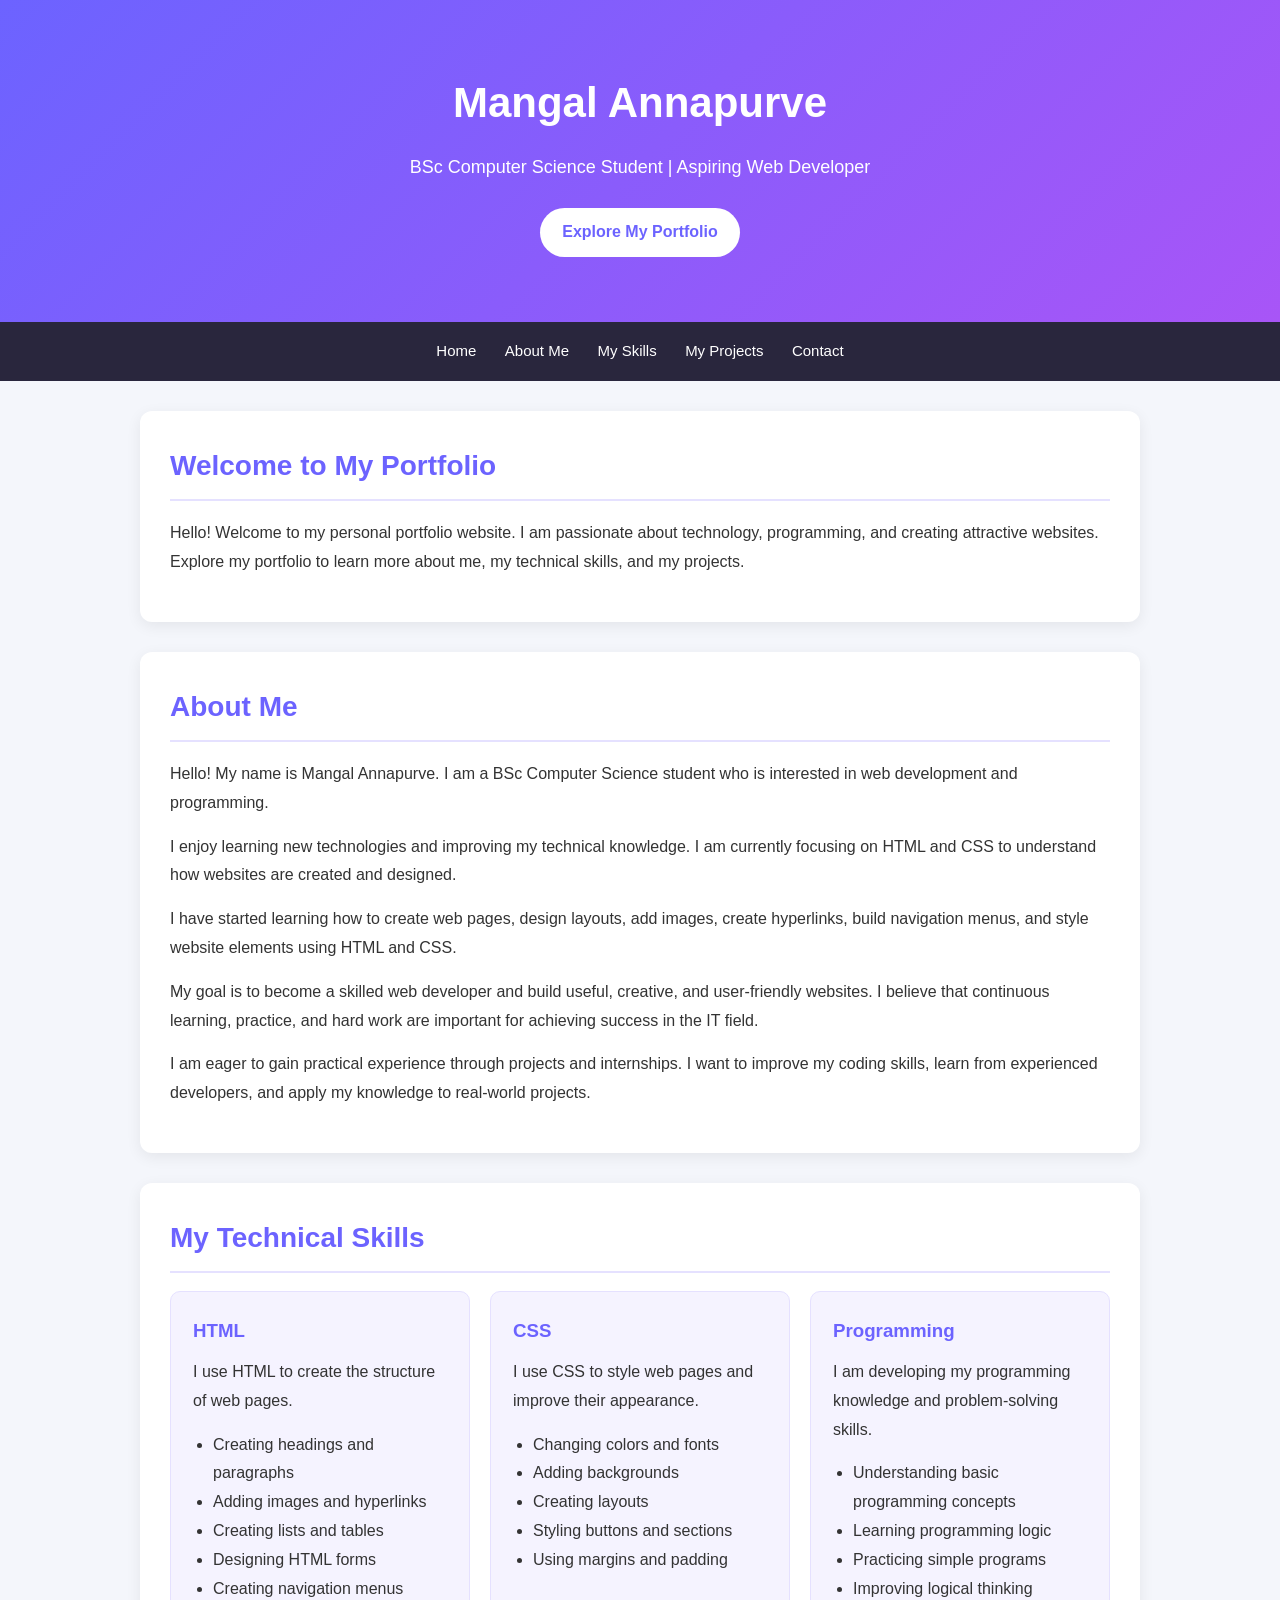
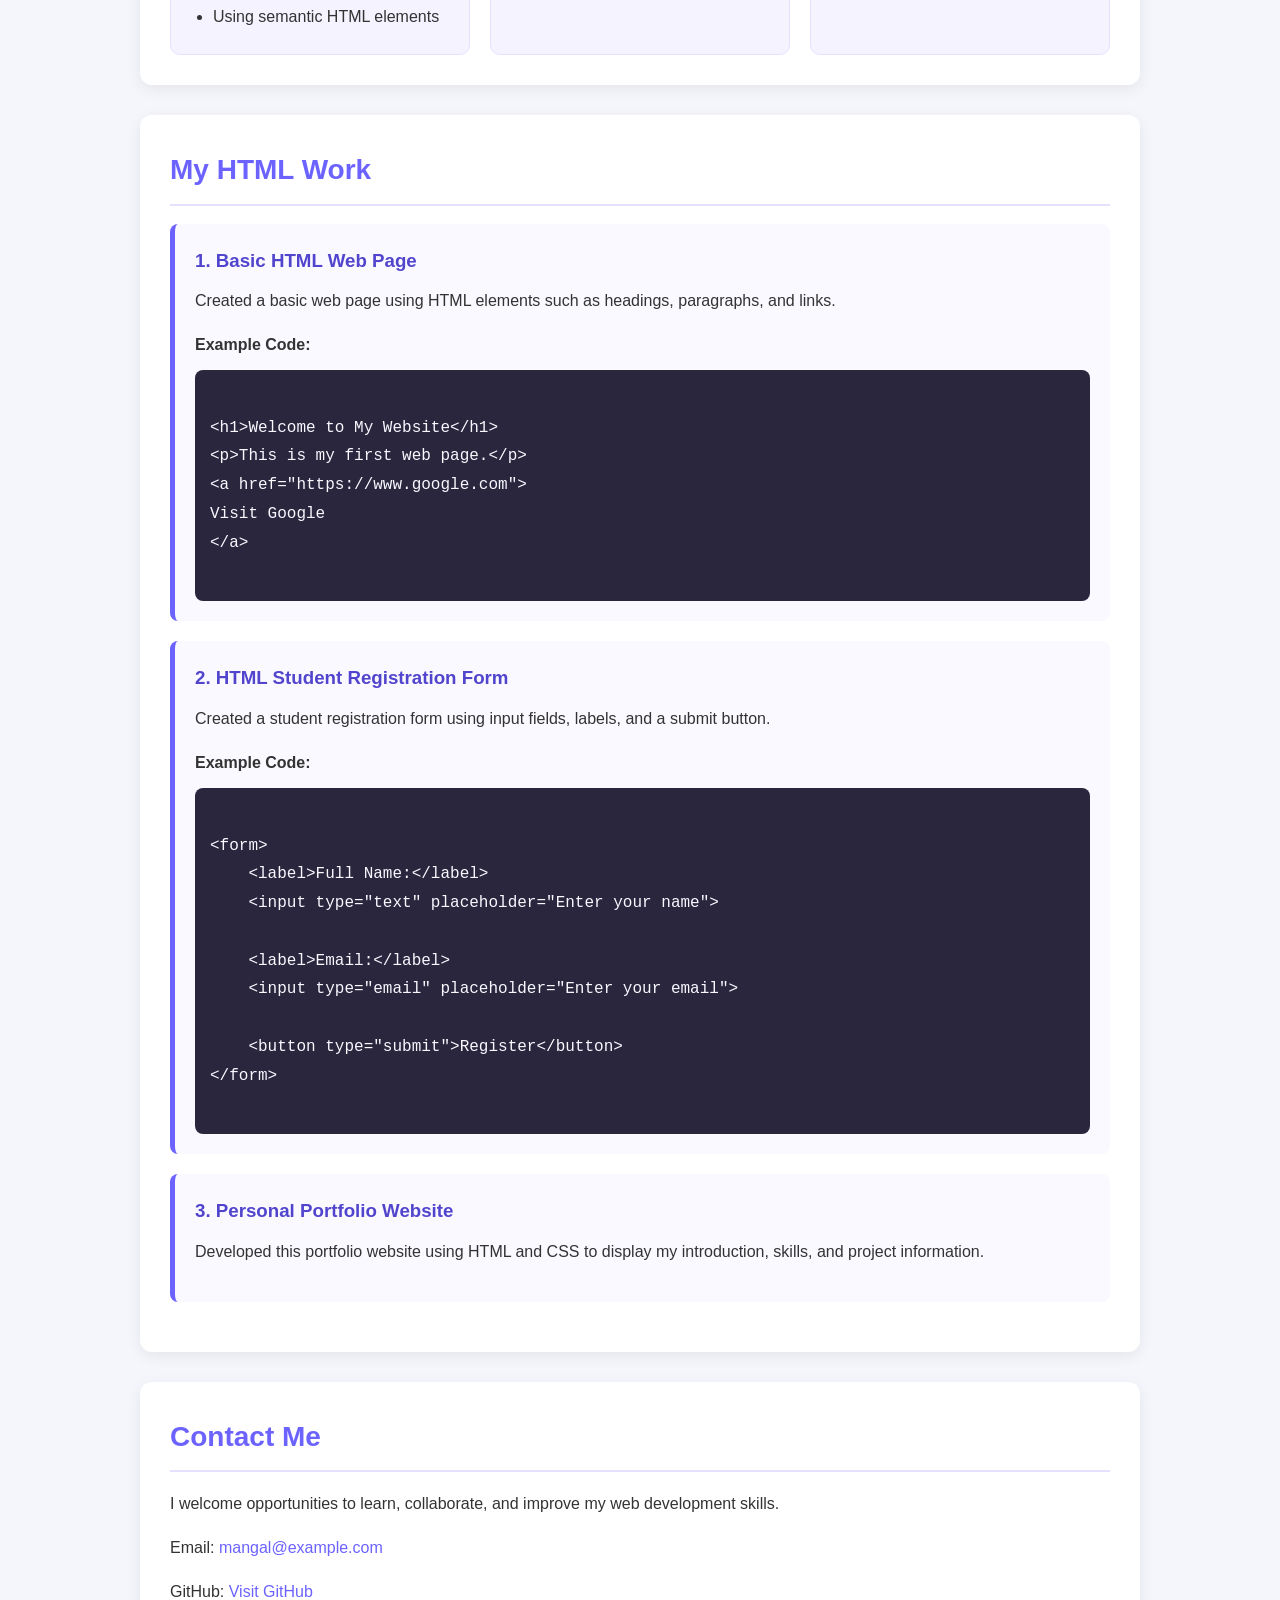
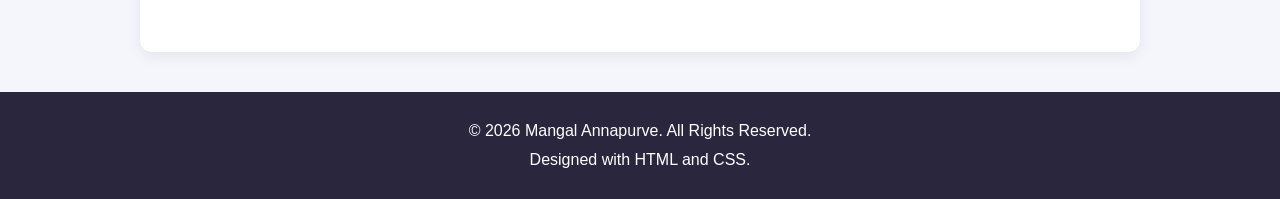
<file: internship project2/index.html>
<!DOCTYPE html>
<html lang="en">
<head>
    <meta charset="UTF-8">
    <meta name="viewport" content="width=device-width, initial-scale=1.0">

    <title>Mangal Annapurve | Portfolio</title>

    <link rel="stylesheet" href="style.css">
</head>

<body>

    <!-- Header Section -->
    <header>
        <h1>Mangal Annapurve</h1>
        <p>BSc Computer Science Student | Aspiring Web Developer</p>
        <a href="#about" class="btn">Explore My Portfolio</a>
    </header>

    <!-- Navigation Bar -->
    <nav>
        <a href="#home">Home</a>
        <a href="#about">About Me</a>
        <a href="#skills">My Skills</a>
        <a href="#projects">My Projects</a>
        <a href="#contact">Contact</a>
    </nav>

    <!-- Home Section -->
    <section id="home">
        <h2>Welcome to My Portfolio</h2>

        <p>
            Hello! Welcome to my personal portfolio website.
            I am passionate about technology, programming,
            and creating attractive websites.
            Explore my portfolio to learn more about me,
            my technical skills, and my projects.
        </p>
    </section>

    <!-- About Me Section -->
    <section id="about">
        <h2>About Me</h2>

        <p>
            Hello! My name is Mangal Annapurve.
            I am a BSc Computer Science student who is
            interested in web development and programming.
        </p>

        <p>
            I enjoy learning new technologies and improving
            my technical knowledge. I am currently focusing
            on HTML and CSS to understand how websites are
            created and designed.
        </p>

        <p>
            I have started learning how to create web pages,
            design layouts, add images, create hyperlinks,
            build navigation menus, and style website
            elements using HTML and CSS.
        </p>

        <p>
            My goal is to become a skilled web developer
            and build useful, creative, and user-friendly
            websites. I believe that continuous learning,
            practice, and hard work are important for
            achieving success in the IT field.
        </p>

        <p>
            I am eager to gain practical experience through
            projects and internships. I want to improve my
            coding skills, learn from experienced developers,
            and apply my knowledge to real-world projects.
        </p>
    </section>

    <!-- Skills Section -->
    <section id="skills">
        <h2>My Technical Skills</h2>

        <div class="skill-container">

            <div class="skill-card">
                <h3>HTML</h3>
                <p>
                    I use HTML to create the structure of web pages.
                </p>

                <ul>
                    <li>Creating headings and paragraphs</li>
                    <li>Adding images and hyperlinks</li>
                    <li>Creating lists and tables</li>
                    <li>Designing HTML forms</li>
                    <li>Creating navigation menus</li>
                    <li>Using semantic HTML elements</li>
                </ul>
            </div>

            <div class="skill-card">
                <h3>CSS</h3>
                <p>
                    I use CSS to style web pages and improve
                    their appearance.
                </p>

                <ul>
                    <li>Changing colors and fonts</li>
                    <li>Adding backgrounds</li>
                    <li>Creating layouts</li>
                    <li>Styling buttons and sections</li>
                    <li>Using margins and padding</li>
                </ul>
            </div>

            <div class="skill-card">
                <h3>Programming</h3>
                <p>
                    I am developing my programming knowledge
                    and problem-solving skills.
                </p>

                <ul>
                    <li>Understanding basic programming concepts</li>
                    <li>Learning programming logic</li>
                    <li>Practicing simple programs</li>
                    <li>Improving logical thinking</li>
                </ul>
            </div>

        </div>
    </section>

    <!-- HTML Work Section -->
    <section id="projects">
        <h2>My HTML Work</h2>

        <div class="project-card">
            <h3>1. Basic HTML Web Page</h3>

            <p>
                Created a basic web page using HTML elements
                such as headings, paragraphs, and links.
            </p>

            <h4>Example Code:</h4>

            <pre><code>
&lt;h1&gt;Welcome to My Website&lt;/h1&gt;
&lt;p&gt;This is my first web page.&lt;/p&gt;
&lt;a href="https://www.google.com"&gt;
Visit Google
&lt;/a&gt;
            </code></pre>
        </div>

        <div class="project-card">
            <h3>2. HTML Student Registration Form</h3>

            <p>
                Created a student registration form using
                input fields, labels, and a submit button.
            </p>

            <h4>Example Code:</h4>

            <pre><code>
&lt;form&gt;
    &lt;label&gt;Full Name:&lt;/label&gt;
    &lt;input type="text" placeholder="Enter your name"&gt;

    &lt;label&gt;Email:&lt;/label&gt;
    &lt;input type="email" placeholder="Enter your email"&gt;

    &lt;button type="submit"&gt;Register&lt;/button&gt;
&lt;/form&gt;
            </code></pre>
        </div>

        <div class="project-card">
            <h3>3. Personal Portfolio Website</h3>

            <p>
                Developed this portfolio website using HTML
                and CSS to display my introduction, skills,
                and project information.
            </p>
        </div>
    </section>

    <!-- Contact Section -->
    <section id="contact">
        <h2>Contact Me</h2>

        <p>
            I welcome opportunities to learn, collaborate,
            and improve my web development skills.
        </p>

        <p>
            Email:
            <a href="mailto:mangal@example.com">
                mangal@example.com
            </a>
        </p>

        <p>
            GitHub:
            <a href="https://github.com/" target="_blank">
                Visit GitHub
            </a>
        </p>
    </section>

    <!-- Footer -->
    <footer>
        <p>
            &copy; 2026 Mangal Annapurve.
            All Rights Reserved.
        </p>

        <p>Designed with HTML and CSS.</p>
    </footer>

</body>
</html>
</file>
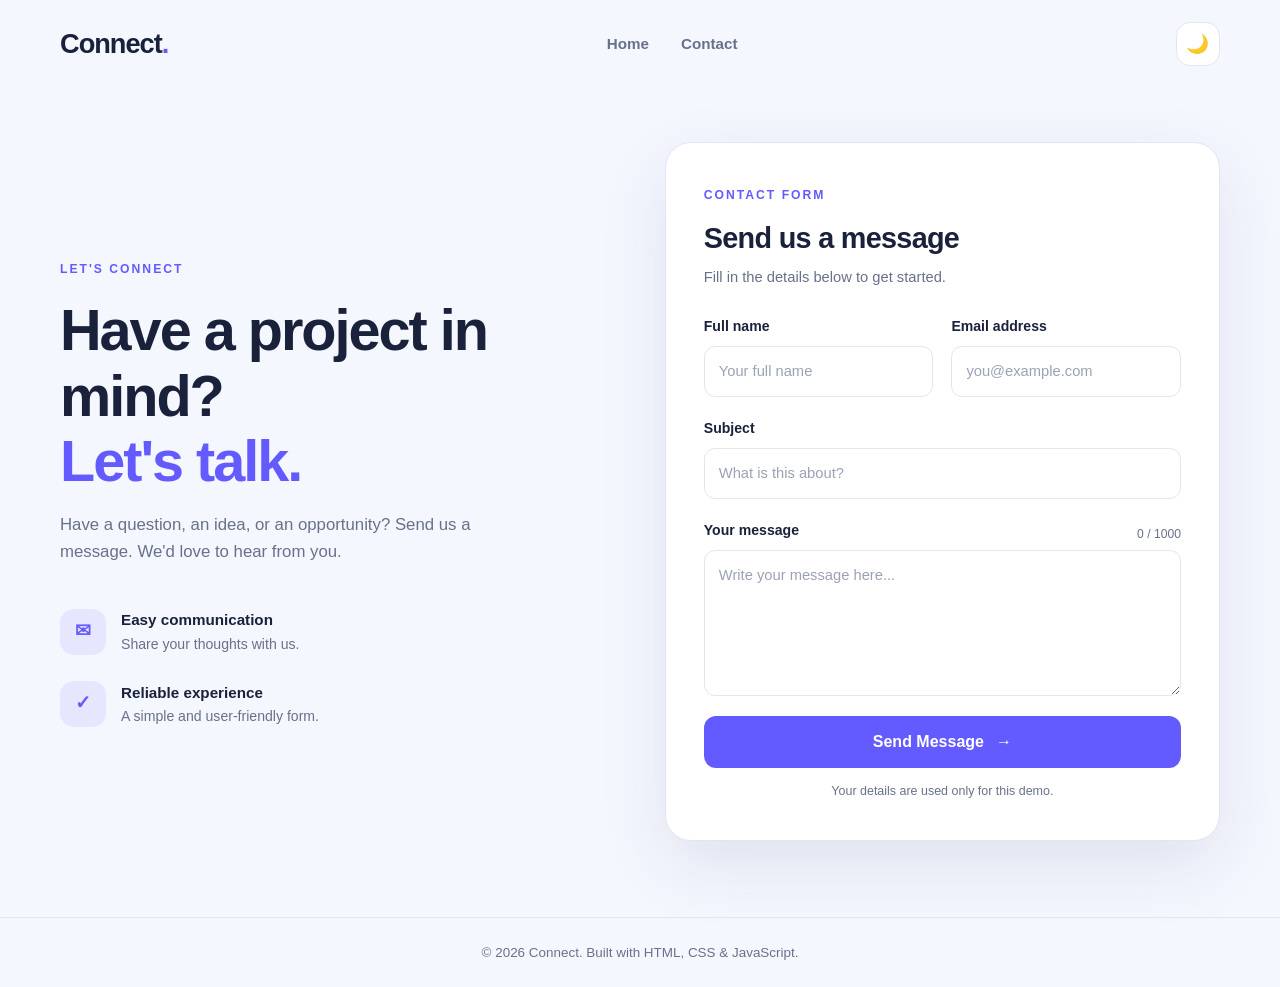
<file: internship project3/index.html>
<!DOCTYPE html>
<html lang="en">
<head>
    <meta charset="UTF-8">
    <meta name="viewport" content="width=device-width, initial-scale=1.0">
    <meta name="description" content="Get in touch with us through our professional contact form.">
    <title>Contact Us | Internship Project</title>
    <link rel="stylesheet" href="style.css">
    <script src="script.js" defer></script>
</head>
<body>
    <header class="navbar">
        <a href="#" class="logo">Connect<span>.</span></a>

        <nav aria-label="Main navigation">
            <a href="#home">Home</a>
            <a href="#contact">Contact</a>
        </nav>

        <button
            type="button"
            id="themeToggle"
            class="theme-toggle"
            aria-label="Switch to dark mode"
            title="Toggle dark mode"
        >
            <span id="themeIcon" aria-hidden="true">🌙</span>
        </button>
    </header>

    <main id="home">
        <section class="hero">
            <div class="hero-content">
                <span class="eyebrow">LET'S CONNECT</span>
                <h1>Have a project in mind?<br><span>Let's talk.</span></h1>
                <p>
                    Have a question, an idea, or an opportunity?
                    Send us a message. We'd love to hear from you.
                </p>

                <div class="hero-points">
                    <div class="point">
                        <span class="point-icon" aria-hidden="true">✉</span>
                        <div>
                            <strong>Easy communication</strong>
                            <p>Share your thoughts with us.</p>
                        </div>
                    </div>

                    <div class="point">
                        <span class="point-icon" aria-hidden="true">✓</span>
                        <div>
                            <strong>Reliable experience</strong>
                            <p>A simple and user-friendly form.</p>
                        </div>
                    </div>
                </div>
            </div>

            <section class="contact-card" id="contact">
                <div class="card-heading">
                    <span class="eyebrow">CONTACT FORM</span>
                    <h2>Send us a message</h2>
                    <p>Fill in the details below to get started.</p>
                </div>

                <div
                    id="formAlert"
                    class="form-alert"
                    role="status"
                    aria-live="polite"
                    hidden
                ></div>

                <form id="contactForm" novalidate>
                    <div class="form-row">
                        <div class="form-group">
                            <label for="name">Full name</label>
                            <input
                                type="text"
                                id="name"
                                name="name"
                                placeholder="Your full name"
                                autocomplete="name"
                                maxlength="80"
                                required
                            >
                            <small class="field-error" id="nameError"></small>
                        </div>

                        <div class="form-group">
                            <label for="email">Email address</label>
                            <input
                                type="email"
                                id="email"
                                name="email"
                                placeholder="you@example.com"
                                autocomplete="email"
                                maxlength="254"
                                required
                            >
                            <small class="field-error" id="emailError"></small>
                        </div>
                    </div>

                    <div class="form-group">
                        <label for="subject">Subject</label>
                        <input
                            type="text"
                            id="subject"
                            name="subject"
                            placeholder="What is this about?"
                            maxlength="120"
                            required
                        >
                        <small class="field-error" id="subjectError"></small>
                    </div>

                    <div class="form-group">
                        <div class="label-row">
                            <label for="message">Your message</label>
                            <span id="charCount">0 / 1000</span>
                        </div>
                        <textarea
                            id="message"
                            name="message"
                            placeholder="Write your message here..."
                            rows="5"
                            minlength="10"
                            maxlength="1000"
                            required
                        ></textarea>
                        <small class="field-error" id="messageError"></small>
                    </div>

                    <button type="submit" class="submit-btn">
                        Send Message <span aria-hidden="true">→</span>
                    </button>

                    <p class="privacy-note">
                        Your details are used only for this demo.
                    </p>
                </form>
            </section>
        </section>
    </main>

    <footer class="footer">
        <p>© <span id="currentYear"></span> Connect. Built with HTML, CSS & JavaScript.</p>
    </footer>
</body>
</html>
</file>
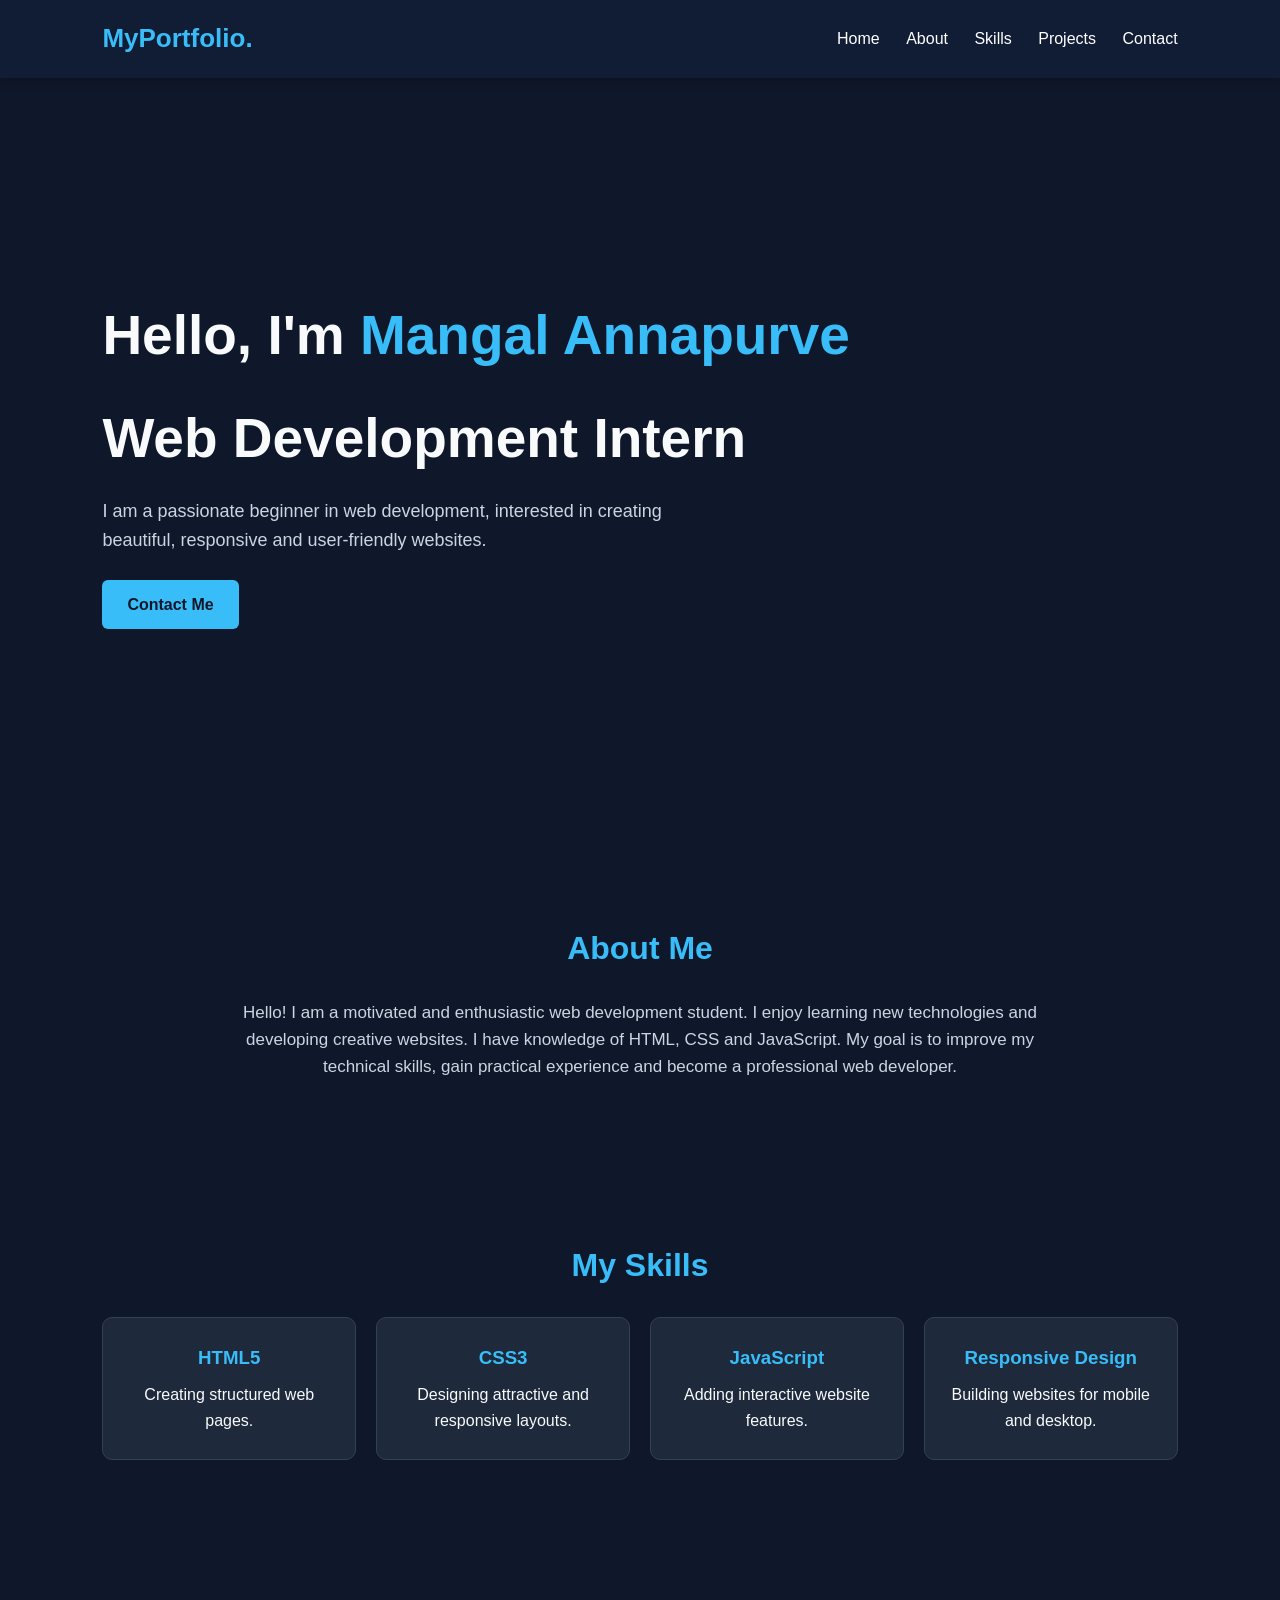
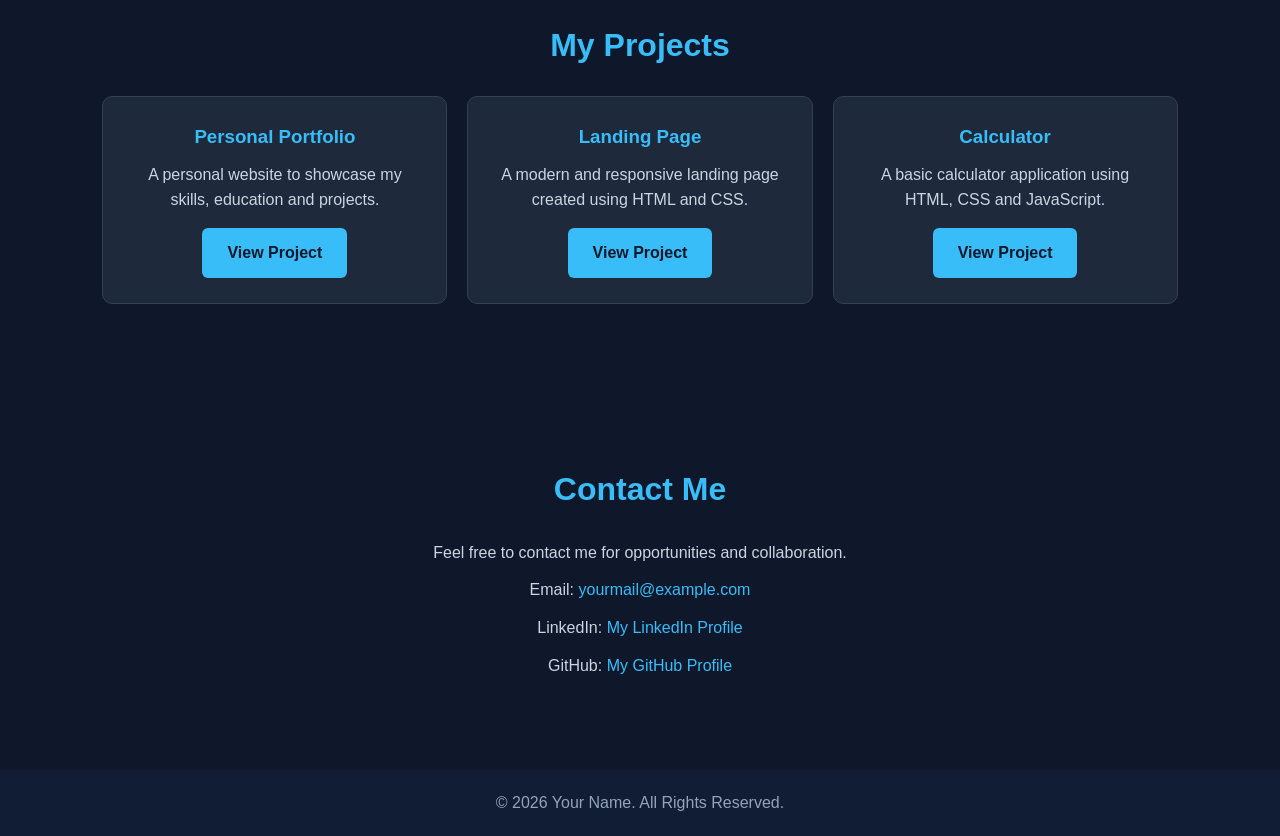
<file: internshipproject1/index2.html>
<!DOCTYPE html>
<html lang="en">
<head>
    <meta charset="UTF-8">
    <meta name="viewport" content="width=device-width, initial-scale=1.0">
    <meta name="description" content="Personal portfolio website">
    <title>My Portfolio | Web Developer</title>

</head>
<style>
        * {
            margin: 0;
            padding: 0;
            box-sizing: border-box;
            scroll-behavior: smooth;
        }

        body {
            font-family: 'Segoe UI', sans-serif;
            background: #0f172a;
            color: #f8fafc;
            line-height: 1.6;
        }

        header {
            background: #111c35;
            padding: 18px 8%;
            display: flex;
            justify-content: space-between;
            align-items: center;
            position: sticky;
            top: 0;
            z-index: 100;
            box-shadow: 0 2px 10px #0004;
        }

        header h1 {
            color: #38bdf8;
            font-size: 26px;
        }

        nav a {
            color: white;
            text-decoration: none;
            margin-left: 22px;
            transition: 0.3s;
        }

        nav a:hover {
            color: #38bdf8;
        }

        section {
            padding: 80px 8%;
        }

        .hero {
            min-height: 85vh;
            display: flex;
            flex-direction: column;
            justify-content: center;
            align-items: flex-start;
        }

        .hero h2 {
            font-size: clamp(35px, 6vw, 55px);
            margin-bottom: 15px;
        }

        .hero h2 span {
            color: #38bdf8;
        }

        .hero p {
            color: #cbd5e1;
            max-width: 600px;
            font-size: 18px;
            margin-bottom: 25px;
        }

        .btn {
            display: inline-block;
            padding: 12px 25px;
            background: #38bdf8;
            color: #0f172a;
            text-decoration: none;
            border-radius: 6px;
            font-weight: bold;
            transition: 0.3s;
        }

        .btn:hover {
            background: #0ea5e9;
            transform: translateY(-3px);
        }

        .section-title {
            font-size: 32px;
            color: #38bdf8;
            margin-bottom: 25px;
            text-align: center;
        }

        .about-content {
            max-width: 800px;
            margin: auto;
            text-align: center;
            color: #cbd5e1;
            font-size: 17px;
        }

        .skills-container,
        .projects-container {
            display: grid;
            grid-template-columns:
                repeat(auto-fit, minmax(220px, 1fr));
            gap: 20px;
        }

        .skill-card,
        .project-card {
            background: #1e293b;
            padding: 25px;
            border-radius: 10px;
            text-align: center;
            border: 1px solid #334155;
            transition: 0.3s;
        }

        .skill-card:hover,
        .project-card:hover {
            transform: translateY(-7px);
            border-color: #38bdf8;
        }

        .skill-card h3,
        .project-card h3 {
            color: #38bdf8;
            margin-bottom: 10px;
        }

        .project-card p {
            color: #cbd5e1;
            margin-bottom: 15px;
        }

        .contact-content {
            max-width: 600px;
            margin: auto;
            text-align: center;
            color: #cbd5e1;
        }

        .contact-content p {
            margin: 12px 0;
        }

        .contact-content a {
            color: #38bdf8;
            text-decoration: none;
        }

        footer {
            text-align: center;
            padding: 20px;
            background: #111c35;
            color: #94a3b8;
        }

        @media (max-width: 600px) {
            header {
                flex-direction: column;
                gap: 12px;
            }

            nav a {
                margin: 0 7px;
                font-size: 14px;
            }

            section {
                padding: 60px 6%;
            }
        }
    </style>

<body>

    <!-- Header -->
    <header>
        <h1>MyPortfolio.</h1>
        <nav>
            <a href="#home">Home</a>
            <a href="#about">About</a>
            <a href="#skills">Skills</a>
            <a href="#projects">Projects</a>
            <a href="#contact">Contact</a>
        </nav>
    </header>

    <!-- Home Section -->
    <section class="hero" id="home">
        <h2>Hello, I'm <span>Mangal Annapurve </span></h2>
        <h2>Web Development Intern</h2>

        <p>
            I am a passionate beginner in web development,
            interested in creating beautiful, responsive
            and user-friendly websites.
        </p>

        <a href="#contact" class="btn">Contact Me</a>
    </section>

    <!-- About Section -->
    <section id="about">
        <h2 class="section-title">About Me</h2>

        <div class="about-content">
            <p>
                Hello! I am a motivated and enthusiastic web
                development student. I enjoy learning new
                technologies and developing creative websites.

                I have knowledge of HTML, CSS and JavaScript.
                My goal is to improve my technical skills,
                gain practical experience and become a
                professional web developer.
            </p>
        </div>
    </section>

    <!-- Skills Section -->
    <section id="skills">
        <h2 class="section-title">My Skills</h2>

        <div class="skills-container">
            <div class="skill-card">
                <h3>HTML5</h3>
                <p>Creating structured web pages.</p>
            </div>

            <div class="skill-card">
                <h3>CSS3</h3>
                <p>Designing attractive and responsive layouts.</p>
            </div>

            <div class="skill-card">
                <h3>JavaScript</h3>
                <p>Adding interactive website features.</p>
            </div>

            <div class="skill-card">
                <h3>Responsive Design</h3>
                <p>Building websites for mobile and desktop.</p>
            </div>
        </div>
    </section>

    <!-- Projects Section -->
    <section id="projects">
        <h2 class="section-title">My Projects</h2>

        <div class="projects-container">

            <div class="project-card">
                <h3>Personal Portfolio</h3>
                <p>
                    A personal website to showcase my skills,
                    education and projects.
                </p>
                <a href="#home" class="btn">View Project</a>
            </div>

            <div class="project-card">
                <h3>Landing Page</h3>
                <p>
                    A modern and responsive landing page
                    created using HTML and CSS.
                </p>
                <a href="#home" class="btn">View Project</a>
            </div>

            <div class="project-card">
                <h3>Calculator</h3>
                <p>
                    A basic calculator application using
                    HTML, CSS and JavaScript.
                </p>
                <a href="#home" class="btn">View Project</a>
            </div>

        </div>
    </section>

    <!-- Contact Section -->
    <section id="contact">
        <h2 class="section-title">Contact Me</h2>

        <div class="contact-content">
            <p>Feel free to contact me for opportunities
               and collaboration.</p>

            <p>Email:
                <a href="mailto:yourmail@example.com">
                    yourmail@example.com
                </a>
            </p>

            <p>LinkedIn:
                <a href="https://www.linkedin.com/"
                   target="_blank" rel="noopener noreferrer">
                    My LinkedIn Profile
                </a>
            </p>

            <p>GitHub:
                <a href="https://github.com/"
                   target="_blank" rel="noopener noreferrer">
                    My GitHub Profile
                </a>
            </p>
        </div>
    </section>

    <!-- Footer -->
    <footer>
        <p>
            &copy; <span id="year"></span> Your Name.
            All Rights Reserved.
        </p>
    </footer>

    <script>
        // Automatically update copyright year
        document.getElementById("year").textContent =
            new Date().getFullYear();

        // Smooth navigation
        document.querySelectorAll('nav a').forEach(link => {
            link.addEventListener('click', function() {
                console.log("Navigating to:", this.getAttribute("href"));
            });
        });
    </script>

</body>
</html>
</file>
<file: internship project2/style.css>
/* General Styling */
* {
    margin: 0;
    padding: 0;
    box-sizing: border-box;
}

html {
    scroll-behavior: smooth;
}

body {
    font-family: Arial, sans-serif;
    background-color: #f4f6fb;
    color: #333;
    line-height: 1.8;
}

/* Header */
header {
    background: linear-gradient(135deg, #6c63ff, #a855f7);
    color: white;
    text-align: center;
    padding: 65px 20px;
}

header h1 {
    font-size: 42px;
    margin-bottom: 10px;
}

header p {
    font-size: 18px;
    margin-bottom: 25px;
}

/* Button */
.btn {
    display: inline-block;
    background-color: white;
    color: #6c63ff;
    padding: 10px 22px;
    border-radius: 25px;
    text-decoration: none;
    font-weight: bold;
}

.btn:hover {
    background-color: #eeeeff;
}

/* Navigation */
nav {
    background-color: #29263d;
    text-align: center;
    padding: 15px;
    position: sticky;
    top: 0;
    z-index: 100;
}

nav a {
    color: white;
    text-decoration: none;
    margin: 0 12px;
    font-size: 15px;
}

nav a:hover {
    color: #c4b5fd;
}

/* Sections */
section {
    max-width: 1000px;
    margin: 30px auto;
    padding: 30px;
    background-color: white;
    border-radius: 12px;
    box-shadow: 0 4px 15px rgba(0, 0, 0, 0.07);
}

section h2 {
    color: #6c63ff;
    font-size: 28px;
    margin-bottom: 18px;
    border-bottom: 2px solid #e5e1ff;
    padding-bottom: 8px;
}

section p {
    margin-bottom: 15px;
}

/* Skills */
.skill-container {
    display: flex;
    gap: 20px;
    flex-wrap: wrap;
}

.skill-card {
    flex: 1 1 250px;
    background-color: #f5f3ff;
    padding: 22px;
    border-radius: 10px;
    border: 1px solid #e5e1ff;
}

.skill-card h3 {
    color: #6c63ff;
    margin-bottom: 10px;
}

.skill-card ul {
    padding-left: 20px;
}

/* Projects */
.project-card {
    background-color: #faf9ff;
    border-left: 5px solid #6c63ff;
    padding: 20px;
    margin-bottom: 20px;
    border-radius: 8px;
}

.project-card h3 {
    color: #5145cd;
    margin-bottom: 10px;
}

.project-card h4 {
    margin-top: 12px;
}

pre {
    background-color: #29263d;
    color: #f8f8ff;
    padding: 15px;
    margin-top: 10px;
    border-radius: 8px;
    overflow-x: auto;
}

code {
    font-family: Consolas, monospace;
}

/* Contact */
#contact a {
    color: #6c63ff;
    text-decoration: none;
}

#contact a:hover {
    text-decoration: underline;
}

/* Footer */
footer {
    background-color: #29263d;
    color: white;
    text-align: center;
    padding: 25px;
    margin-top: 40px;
}

/* Mobile Responsive Design */
@media (max-width: 600px) {

    header h1 {
        font-size: 30px;
    }

    nav a {
        display: inline-block;
        margin: 5px 8px;
    }

    section {
        margin: 15px;
        padding: 20px;
    }

    section h2 {
        font-size: 24px;
    }

    .skill-container {
        flex-direction: column;
    }
}
</file>
<file: internship project3/style.css>
/* ---------- Base styles ---------- */
:root {
    color-scheme: light;
    --background: #f5f7ff;
    --surface: #ffffff;
    --text: #19213b;
    --muted: #68718a;
    --primary: #635bff;
    --primary-hover: #5047ed;
    --border: #e2e6f0;
    --input-bg: #ffffff;
    --error: #dc3545;
    --success: #168653;
    --shadow: 0 24px 70px rgba(32, 40, 90, 0.10);
}

* {
    box-sizing: border-box;
    margin: 0;
    padding: 0;
}

html {
    scroll-behavior: smooth;
}

body {
    min-height: 100vh;
    font-family: Inter, "Segoe UI", Arial, sans-serif;
    background: var(--background);
    color: var(--text);
    line-height: 1.6;
    transition: background 0.25s ease, color 0.25s ease;
}

button,
input,
textarea {
    font: inherit;
}

button,
a {
    -webkit-tap-highlight-color: transparent;
}

a {
    color: inherit;
    text-decoration: none;
}

button:focus-visible,
a:focus-visible,
input:focus-visible,
textarea:focus-visible {
    outline: 3px solid rgba(99, 91, 255, 0.35);
    outline-offset: 3px;
}

/* ---------- Navigation ---------- */
.navbar {
    width: min(1160px, calc(100% - 48px));
    margin: 0 auto;
    min-height: 88px;
    display: flex;
    align-items: center;
    justify-content: space-between;
    gap: 24px;
}

.logo {
    font-size: 1.7rem;
    font-weight: 800;
    letter-spacing: -1px;
}

.logo span {
    color: var(--primary);
}

.navbar nav {
    display: flex;
    gap: 32px;
}

.navbar nav a {
    color: var(--muted);
    font-size: 0.95rem;
    font-weight: 600;
    transition: color 0.2s ease;
}

.navbar nav a:hover {
    color: var(--primary);
}

.theme-toggle {
    display: grid;
    place-items: center;
    width: 44px;
    height: 44px;
    border: 1px solid var(--border);
    border-radius: 14px;
    background: var(--surface);
    cursor: pointer;
    font-size: 1.15rem;
    transition: transform 0.2s ease;
}

.theme-toggle:hover {
    transform: translateY(-2px);
}

/* ---------- Main layout ---------- */
.hero {
    width: min(1160px, calc(100% - 48px));
    min-height: calc(100vh - 150px);
    margin: 0 auto;
    padding: 54px 0 76px;
    display: grid;
    grid-template-columns: 1fr 1.05fr;
    align-items: center;
    gap: 76px;
}

.hero-content {
    max-width: 510px;
}

.eyebrow {
    display: inline-block;
    color: var(--primary);
    font-size: 0.76rem;
    font-weight: 800;
    letter-spacing: 2px;
}

.hero h1 {
    margin: 18px 0;
    font-size: clamp(2.4rem, 4.5vw, 4rem);
    line-height: 1.13;
    letter-spacing: -2px;
}

.hero h1 span {
    color: var(--primary);
}

.hero-content > p {
    max-width: 450px;
    color: var(--muted);
    font-size: 1.05rem;
}

.hero-points {
    display: grid;
    gap: 24px;
    margin-top: 42px;
}

.point {
    display: flex;
    align-items: center;
    gap: 15px;
}

.point-icon {
    display: grid;
    place-items: center;
    flex-shrink: 0;
    width: 46px;
    height: 46px;
    border-radius: 14px;
    background: rgba(99, 91, 255, 0.10);
    color: var(--primary);
    font-size: 1.2rem;
    font-weight: 800;
}

.point strong {
    font-size: 0.95rem;
}

.point p {
    color: var(--muted);
    font-size: 0.88rem;
}

/* ---------- Contact card ---------- */
.contact-card {
    padding: 38px;
    background: var(--surface);
    border: 1px solid var(--border);
    border-radius: 26px;
    box-shadow: var(--shadow);
}

.card-heading {
    margin-bottom: 26px;
}

.card-heading h2 {
    margin-top: 8px;
    font-size: 1.8rem;
    letter-spacing: -0.7px;
}

.card-heading p {
    margin-top: 5px;
    color: var(--muted);
    font-size: 0.92rem;
}

.form-row {
    display: grid;
    grid-template-columns: 1fr 1fr;
    gap: 18px;
}

.form-group {
    min-width: 0;
    margin-bottom: 20px;
}

.form-group label {
    display: block;
    margin-bottom: 8px;
    font-size: 0.88rem;
    font-weight: 700;
}

.form-group input,
.form-group textarea {
    display: block;
    width: 100%;
    padding: 13px 14px;
    color: var(--text);
    background: var(--input-bg);
    border: 1px solid var(--border);
    border-radius: 11px;
    outline: none;
    font-size: 0.92rem;
    transition: border-color 0.2s ease, box-shadow 0.2s ease;
}

.form-group input::placeholder,
.form-group textarea::placeholder {
    color: #9ba2b4;
}

.form-group input:focus,
.form-group textarea:focus {
    border-color: var(--primary);
    box-shadow: 0 0 0 3px rgba(99, 91, 255, 0.10);
}

.form-group input[aria-invalid="true"],
.form-group textarea[aria-invalid="true"] {
    border-color: var(--error);
}

.form-group textarea {
    min-height: 130px;
    resize: vertical;
}

.label-row {
    display: flex;
    align-items: center;
    justify-content: space-between;
    gap: 12px;
}

.label-row span {
    color: var(--muted);
    font-size: 0.76rem;
}

.field-error {
    display: block;
    min-height: 0;
    margin-top: 5px;
    color: var(--error);
    font-size: 0.78rem;
}

.field-error:empty {
    display: none;
}

.submit-btn {
    display: flex;
    align-items: center;
    justify-content: center;
    gap: 12px;
    width: 100%;
    min-height: 52px;
    padding: 13px 18px;
    color: #ffffff;
    background: var(--primary);
    border: none;
    border-radius: 12px;
    font-weight: 750;
    cursor: pointer;
    transition: background 0.2s ease, transform 0.2s ease;
}

.submit-btn:hover {
    background: var(--primary-hover);
    transform: translateY(-1px);
}

.submit-btn:active {
    transform: translateY(0);
}

.privacy-note {
    margin-top: 14px;
    color: var(--muted);
    font-size: 0.78rem;
    text-align: center;
}

/* ---------- Status messages ---------- */
.form-alert {
    margin-bottom: 20px;
    padding: 12px 14px;
    border-radius: 10px;
    font-size: 0.88rem;
}

.form-alert[hidden] {
    display: none;
}

.form-alert.error {
    color: var(--error);
    background: rgba(220, 53, 69, 0.09);
    border: 1px solid rgba(220, 53, 69, 0.20);
}

.form-alert.success {
    color: var(--success);
    background: rgba(22, 134, 83, 0.09);
    border: 1px solid rgba(22, 134, 83, 0.20);
}

/* ---------- Footer ---------- */
.footer {
    padding: 24px;
    border-top: 1px solid var(--border);
    color: var(--muted);
    text-align: center;
    font-size: 0.84rem;
}

/* ---------- Dark mode ---------- */
body.dark-mode {
    color-scheme: dark;
    --background: #101321;
    --surface: #191d30;
    --text: #f0f2ff;
    --muted: #a5acc4;
    --primary: #938cff;
    --primary-hover: #a69fff;
    --border: #30364b;
    --input-bg: #131729;
    --error: #ff7b88;
    --success: #55d6a0;
    --shadow: 0 24px 70px rgba(0, 0, 0, 0.22);
}

body.dark-mode .point-icon {
    background: rgba(147, 140, 255, 0.13);
}

/* ---------- Responsive design ---------- */
@media (max-width: 900px) {
    .hero {
        grid-template-columns: 1fr;
        gap: 44px;
        padding-top: 40px;
    }

    .hero-content {
        max-width: 650px;
    }

    .hero-points {
        grid-template-columns: 1fr 1fr;
        gap: 18px;
    }

    .contact-card {
        width: 100%;
        max-width: 700px;
        margin: 0 auto;
    }
}

@media (max-width: 560px) {
    .navbar {
        width: calc(100% - 32px);
        min-height: 72px;
        gap: 14px;
    }

    .logo {
        font-size: 1.45rem;
    }

    .navbar nav {
        gap: 16px;
    }

    .navbar nav a {
        font-size: 0.85rem;
    }

    .theme-toggle {
        width: 40px;
        height: 40px;
    }

    .hero {
        width: calc(100% - 32px);
        padding: 32px 0 48px;
        gap: 34px;
    }

    .hero h1 {
        font-size: clamp(2.2rem, 10vw, 3.1rem);
        letter-spacing: -1.2px;
    }

    .hero-content > p {
        font-size: 0.96rem;
    }

    .hero-points {
        grid-template-columns: 1fr;
        margin-top: 28px;
    }

    .contact-card {
        padding: 24px 18px;
        border-radius: 20px;
    }

    .card-heading h2 {
        font-size: 1.55rem;
    }

    .form-row {
        grid-template-columns: 1fr;
        gap: 0;
    }

    .footer {
        padding: 20px 16px;
    }
}

@media (prefers-reduced-motion: reduce) {
    *,
    *::before,
    *::after {
        scroll-behavior: auto !important;
        transition-duration: 0.01ms !important;
    }
}
</file>
